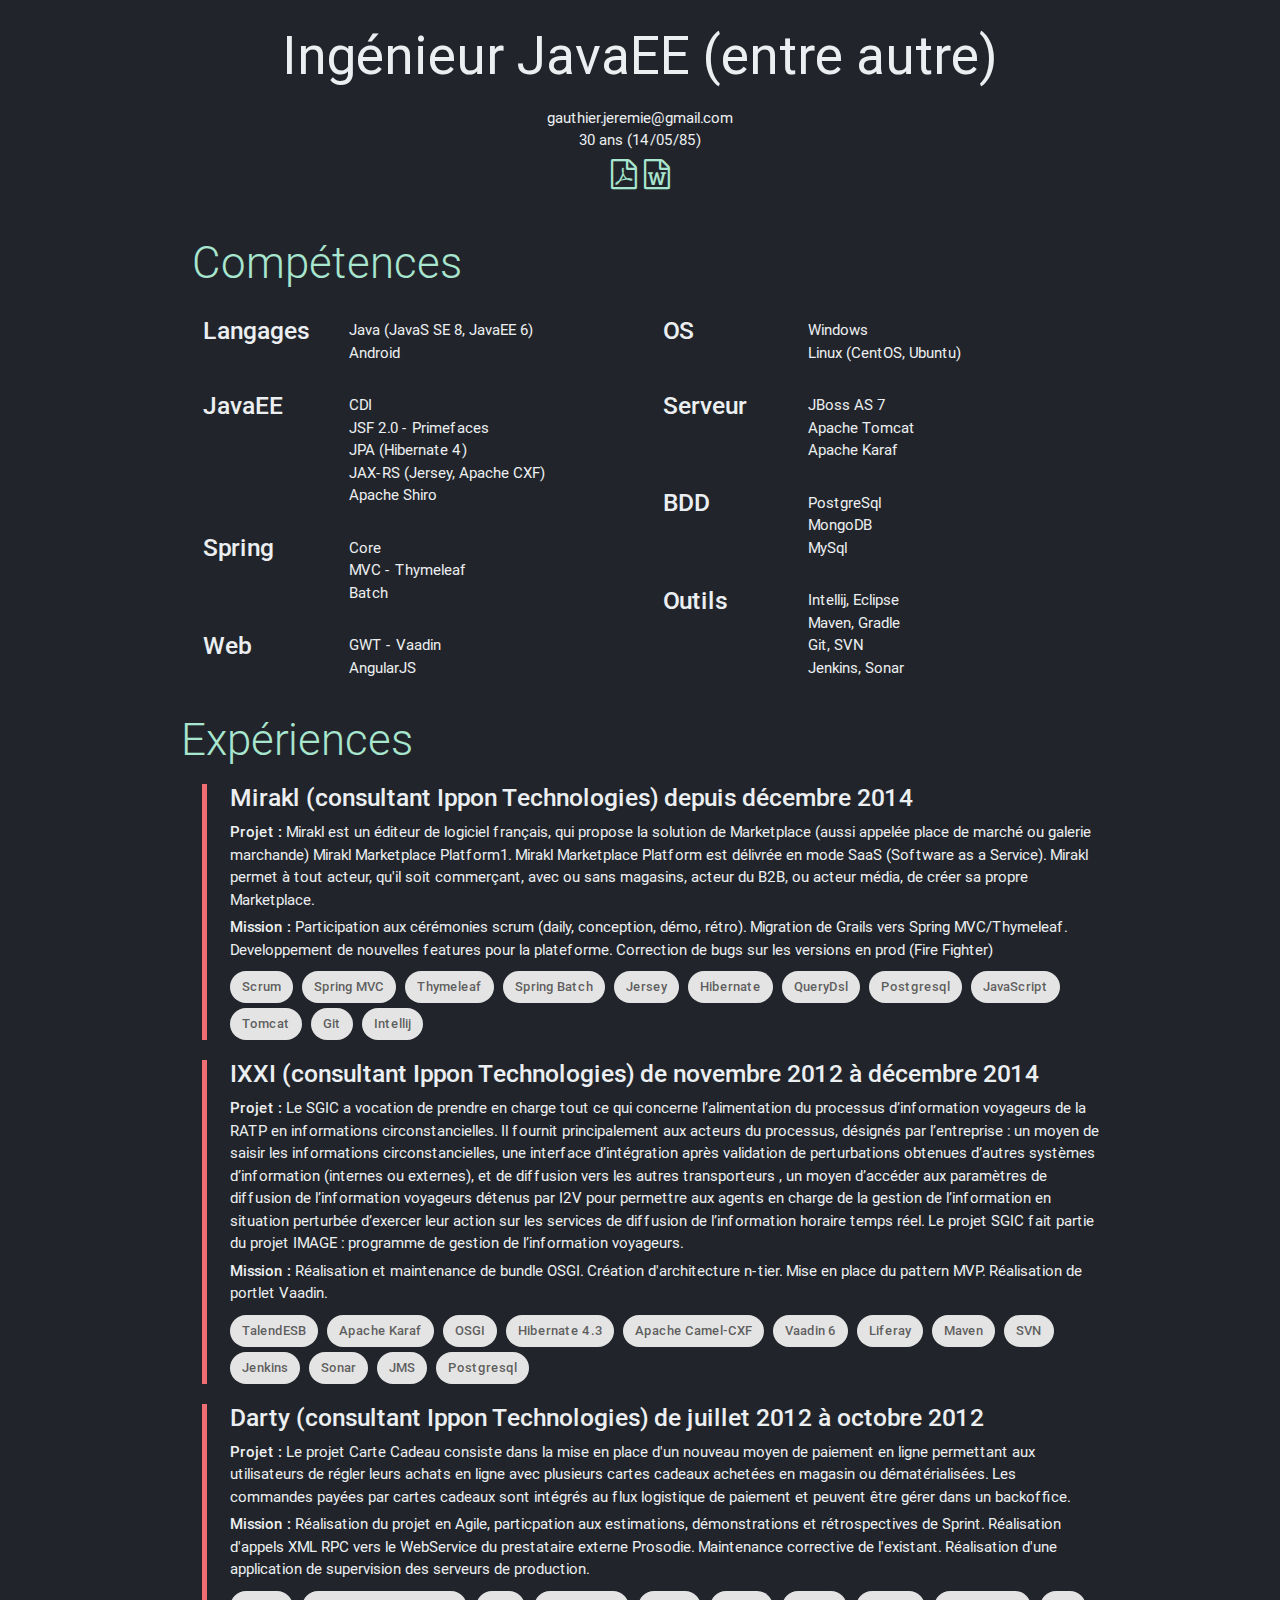
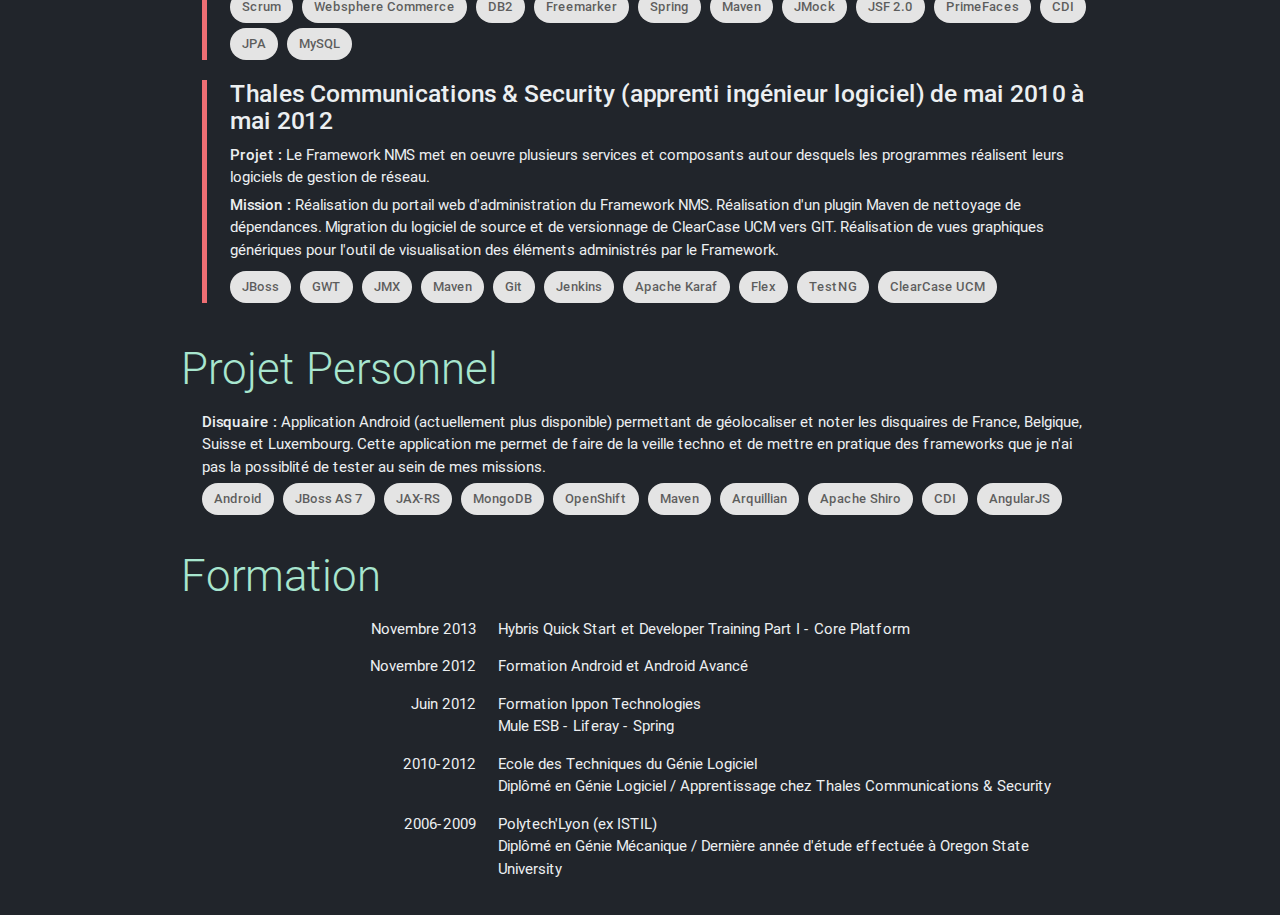
<file: index.html>
<!DOCTYPE html>
<html>

<head>
  <!--Import Google Icon Font-->
  <link href="http://fonts.googleapis.com/icon?family=Material+Icons" rel="stylesheet">
  <!--Import materialize.css-->
  <link type="text/css" rel="stylesheet" href="css/materialize.min.css" media="screen,projection" />
  <link type="text/css" rel="stylesheet" href="css/perso.css" media="screen,projection" />
  <link type="text/css" rel="stylesheet" href="https://maxcdn.bootstrapcdn.com/font-awesome/4.5.0/css/font-awesome.min.css">
  <title>Jérémie Gauthier</title>
  <!--Let browser know website is optimized for mobile-->
  <meta name="viewport" content="width=device-width, initial-scale=1.0" />
  <meta charset="utf-8">
</head>

<body>
  <!--Import jQuery before materialize.js-->
  <script type="text/javascript" src="https://code.jquery.com/jquery-2.1.1.min.js"></script>
  <script type="text/javascript" src="js/materialize.min.js"></script>
  <div class="container">
    <div class="row">
      <div class="col s12">
        <h2>Ingénieur JavaEE (entre autre)</h2>
      </div>
      <div class="col s12" style="text-align: center;">
        gauthier.jeremie@gmail.com
      </div>
      <div class="col s12" style="text-align: center;">
        30 ans (14/05/85)
      </div>
      <div class="col s12" style="font-size: 30px; text-align: center;">
        <a href="static/cv.pdf"><i class="fa fa-file-pdf-o fa-2"></i></a>
        <a href="static/cv.doc"><i class="fa fa-file-word-o fa-2"></i></a>
      </div>
    </div>
    <div class="row">
      <div class="col s12">
        <h3>Compétences</h3>
      </div>
      <div class="col s6">
        <div class="col l4 m5 s12">
          <h5>Langages</h5>
        </div>
        <div class="col l8 m7 s12">
          <ul>
            <li>Java (JavaS SE 8, JavaEE 6)</li>
            <li>Android</li>
          </ul>
        </div>
        <div class="col l4 m5 s12">
          <h5>JavaEE</h5>
        </div>
        <div class="col l8 m7 s12">
          <ul>
            <li>CDI</li>
            <li>JSF 2.0 - Primefaces</li>
            <li>JPA (Hibernate 4)</li>
            <li>JAX-RS (Jersey, Apache CXF)</li>
            <li>Apache Shiro</li>
          </ul>
        </div>
        <div class="col l4 m5 s12">
          <h5>Spring</h5>
        </div>
        <div class="col l8 m7 s12">
          <ul>
            <li>Core</li>
            <li>MVC - Thymeleaf</li>
            <li>Batch</li>
          </ul>
        </div>
        <div class="col l4 m5 s12">
          <h5>Web</h5>
        </div>
        <div class="col l8 m7 s12">
          <ul>
            <li>GWT - Vaadin</li>
            <li>AngularJS</li>
          </ul>
        </div>
      </div>
      <div class="col s6">
        <div class="col l4 m5 s12">
          <h5>OS</h5>
        </div>
        <div class="col l8 m7 s12">
          <ul>
            <li>Windows</li>
            <li>Linux (CentOS, Ubuntu)</li>
          </ul>
        </div>
        <div class="col l4 m5 s12">
          <h5>Serveur</h5>
        </div>
        <div class="col l8 m7 s12">
          <ul>
            <li>JBoss AS 7</li>
            <li>Apache Tomcat</li>
            <li>Apache Karaf</li>
          </ul>
        </div>
        <div class="col l4 m5 s12">
          <h5>BDD</h5>
        </div>
        <div class="col l8 m7 s12">
          <ul>
            <li>PostgreSql</li>
            <li>MongoDB</li>
            <li>MySql</li>
          </ul>
        </div>
        <div class="col l4 m5 s12">
          <h5>Outils</h5>
        </div>
        <div class="col l8 m7 s12">
          <ul>
            <li>Intellij, Eclipse</li>
            <li>Maven, Gradle</li>
            <li>Git, SVN</li>
            <li>Jenkins, Sonar</li>
          </ul>
        </div>
      </div>
    </div>
    <div class="row">
      <h3>Expériences</h3>
      <blockquote>
        <h5>Mirakl (consultant Ippon Technologies) depuis décembre 2014</h5>
        <div class="projet">
          <strong>Projet : </strong>Mirakl est un éditeur de logiciel français, qui propose la solution de Marketplace (aussi appelée place de marché ou galerie marchande) Mirakl Marketplace Platform1. Mirakl Marketplace Platform est délivrée en mode SaaS (Software
          as a Service). Mirakl permet à tout acteur, qu'il soit commerçant, avec ou sans magasins, acteur du B2B, ou acteur média, de créer sa propre Marketplace.
        </div>
        <div class="mission">
          <strong>Mission : </strong>Participation aux cérémonies scrum (daily, conception, démo, rétro). Migration de Grails vers Spring MVC/Thymeleaf. Developpement de nouvelles features pour la plateforme. Correction de bugs sur les versions en prod (Fire
          Fighter)
        </div>
        <div class="chip">Scrum</div>
        <div class="chip">Spring MVC</div>
        <div class="chip">Thymeleaf</div>
        <div class="chip">Spring Batch</div>
        <div class="chip">Jersey</div>
        <div class="chip">Hibernate</div>
        <div class="chip">QueryDsl</div>
        <div class="chip">Postgresql</div>
        <div class="chip">JavaScript</div>
        <div class="chip">Tomcat</div>
        <div class="chip">Git</div>
        <div class="chip">Intellij</div>
      </blockquote>
      <blockquote>
        <h5>IXXI (consultant Ippon Technologies) de novembre 2012 à décembre 2014</h5>
        <div class="projet">
          <strong>Projet : </strong>Le SGIC a vocation de prendre en charge tout ce qui concerne l’alimentation du processus d’information voyageurs de la RATP en informations circonstancielles. Il fournit principalement aux acteurs du processus, désignés par
          l’entreprise : un moyen de saisir les informations circonstancielles, une interface d’intégration après validation de perturbations obtenues d’autres systèmes d’information (internes ou externes), et de diffusion vers les autres transporteurs
          , un moyen d’accéder aux paramètres de diffusion de l’information voyageurs détenus par I2V pour permettre aux agents en charge de la gestion de l’information en situation perturbée d’exercer leur action sur les services de diffusion de l’information
          horaire temps réel. Le projet SGIC fait partie du projet IMAGE : programme de gestion de l’information voyageurs.
        </div>
        <div class="mission">
          <strong>Mission : </strong> Réalisation et maintenance de bundle OSGI. Création d'architecture n-tier. Mise en place du pattern MVP. Réalisation de portlet Vaadin.
        </div>
        <div class="chip">TalendESB</div>
        <div class="chip">Apache Karaf</div>
        <div class="chip">OSGI</div>
        <div class="chip">Hibernate 4.3</div>
        <div class="chip">Apache Camel-CXF</div>
        <div class="chip">Vaadin 6</div>
        <div class="chip">Liferay</div>
        <div class="chip">Maven</div>
        <div class="chip">SVN</div>
        <div class="chip">Jenkins</div>
        <div class="chip">Sonar</div>
        <div class="chip">JMS</div>
        <div class="chip">Postgresql</div>
      </blockquote>
      <blockquote>
        <h5>Darty (consultant Ippon Technologies) de juillet 2012 à octobre 2012</h5>
        <div class="projet">
          <strong>Projet : </strong> Le projet Carte Cadeau consiste dans la mise en place d'un nouveau moyen de paiement en ligne permettant aux utilisateurs de régler leurs achats en ligne avec plusieurs cartes cadeaux achetées en magasin ou dématérialisées.
          Les commandes payées par cartes cadeaux sont intégrés au flux logistique de paiement et peuvent être gérer dans un backoffice.
        </div>
        <div class="mission">
          <strong>Mission : </strong> Réalisation du projet en Agile, particpation aux estimations, démonstrations et rétrospectives de Sprint. Réalisation d'appels XML RPC vers le WebService du prestataire externe Prosodie. Maintenance corrective de l'existant.
          Réalisation d'une application de supervision des serveurs de production.
        </div>
        <div class="chip">Scrum</div>
        <div class="chip">Websphere Commerce</div>
        <div class="chip">DB2</div>
        <div class="chip">Freemarker</div>
        <div class="chip">Spring</div>
        <div class="chip">Maven</div>
        <div class="chip">JMock</div>
        <div class="chip">JSF 2.0</div>
        <div class="chip">PrimeFaces</div>
        <div class="chip">CDI</div>
        <div class="chip">JPA</div>
        <div class="chip">MySQL</div>
      </blockquote>
      <blockquote>
        <h5>Thales Communications & Security (apprenti ingénieur logiciel) de mai 2010 à mai 2012</h5>
        <div class="projet">
          <strong>Projet : </strong> Le Framework NMS met en oeuvre plusieurs services et composants autour desquels les programmes réalisent leurs logiciels de gestion de réseau.
        </div>
        <div class="mission">
          <strong>Mission : </strong> Réalisation du portail web d'administration du Framework NMS. Réalisation d'un plugin Maven de nettoyage de dépendances. Migration du logiciel de source et de versionnage de ClearCase UCM vers GIT. Réalisation de vues graphiques
          génériques pour l'outil de visualisation des éléments administrés par le Framework.
        </div>
        <div class="chip">JBoss</div>
        <div class="chip">GWT</div>
        <div class="chip">JMX</div>
        <div class="chip">Maven</div>
        <div class="chip">Git</div>
        <div class="chip">Jenkins</div>
        <div class="chip">Apache Karaf</div>
        <div class="chip">Flex</div>
        <div class="chip">TestNG</div>
        <div class="chip">ClearCase UCM</div>
      </blockquote>
    </div>
    <div class="row">
      <h3>Projet Personnel</h3>
      <div class="perso-projet">
        <div>
          <strong>Disquaire : </strong> Application Android (actuellement plus disponible) permettant de géolocaliser et noter les disquaires de France, Belgique, Suisse et Luxembourg. Cette application me permet de faire de la veille techno et de mettre en pratique
          des frameworks que je n'ai pas la possiblité de tester au sein de mes missions.
        </div>
        <div class="chip">Android</div>
        <div class="chip">JBoss AS 7</div>
        <div class="chip">JAX-RS</div>
        <div class="chip">MongoDB</div>
        <div class="chip">OpenShift</div>
        <div class="chip">Maven</div>
        <div class="chip">Arquillian</div>
        <div class="chip">Apache Shiro</div>
        <div class="chip">CDI</div>
        <div class="chip">AngularJS </div>
      </div>
    </div>
    <div class="row">
      <h3>Formation</h3>
      <div class="col s4 formation-date">
        Novembre 2013
      </div>
      <div class="col s8 formation">
        Hybris Quick Start et Developer Training Part I - Core Platform
      </div>
      <div class="col s4 formation-date">
        Novembre 2012
      </div>
      <div class="col s8 formation">
        Formation Android et Android Avancé
      </div>
      <div class="col s4 formation-date">
        Juin 2012
      </div>
      <div class="col s8 formation">
        <ul class="formation">
          <li>
            Formation Ippon Technologies
          </li>
          <li>
            Mule ESB - Liferay - Spring
          </li>
        </ul>
      </div>
      <div class="col s4 formation-date">
        2010-2012
      </div>
      <div class="col s8 formation">
        <ul class="formation">
          <li>
            Ecole des Techniques du Génie Logiciel
          </li>
          <li>
            Diplômé en Génie Logiciel / Apprentissage chez Thales Communications & Security
          </li>
        </ul>
      </div>
      <div class="col s4 formation-date">
        2006-2009
      </div>
      <div class="col s8 formation">
        <ul class="formation">
          <li>
            Polytech'Lyon (ex ISTIL)
          </li>
          <li>Diplômé en Génie Mécanique / Dernière année d'étude effectuée à Oregon State University
          </li>
        </ul>
      </div>
    </div>
  </div>
</body>

</html>
</file>
<file: css/perso.css>
body {
  background-color: #21252B;
  color: #eceff1;
}
a:link {
  color: #a8e6cf;
}
a:visited {
  color: #a8e6cf;
}
h2 {
  text-align: center;
}
h3 {
  color: #a8e6cf;
  font-weight: 300;
}
h5 {
  font-weight: 500;
}
blockquote {
  margin-left: 21.25px;
}
.chip {
  margin-top: 5px;
  margin-right: 5px;
}
.projet {
  margin-bottom: 5px;
}
.mission {
  margin-bottom: 5px;
}
.formation-date {
  text-align: right;
}
.formation {
  margin-bottom: 15px;
}
ul.formation {
  margin-top: 0px;
  margin-bottom: 0px;
}
.perso-projet {
  margin-bottom: 15px;
  margin-left: 21.25px;
}
</file>
